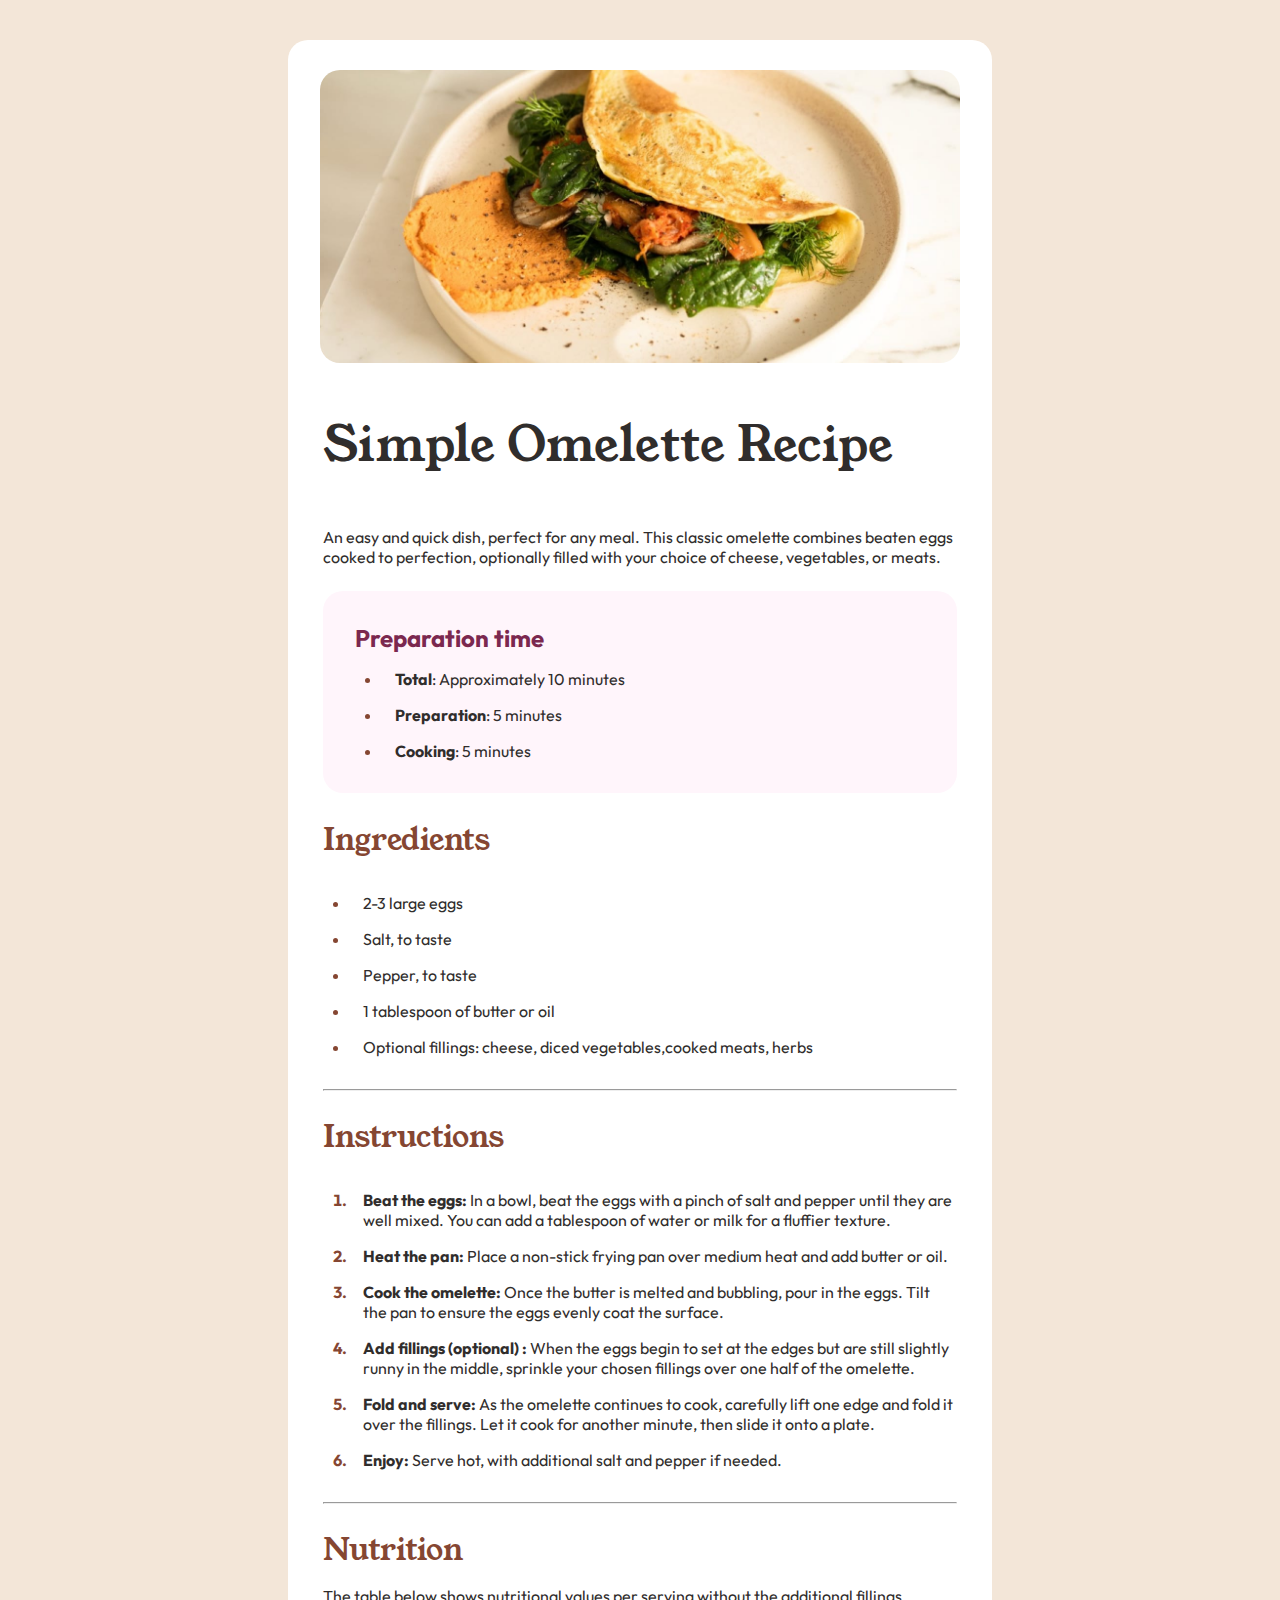
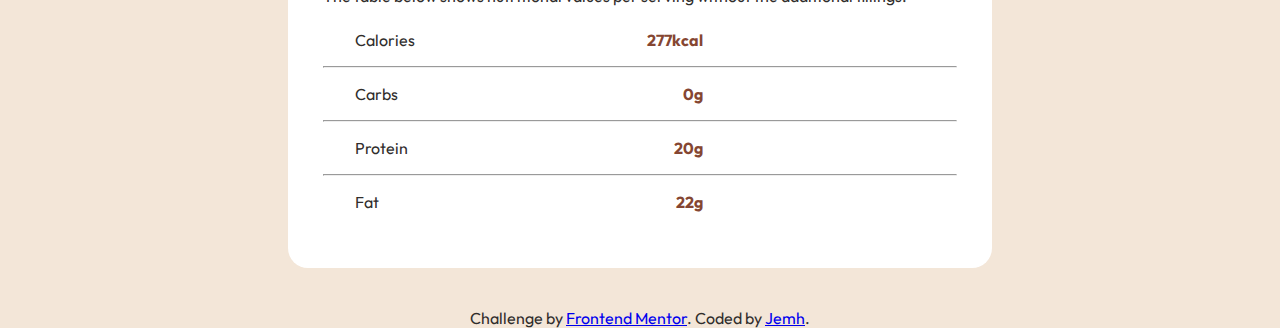
<file: recipe/index.html>
<!DOCTYPE html>
<html lang="en">
  <head>
    <meta charset="UTF-8" />
    <meta name="viewport" content="width=device-width, initial-scale=1.0" />
    <!-- displays site properly based on user's device -->

    <link
      rel="icon"
      type="image/png"
      sizes="32x32"
      href="./assets/images/favicon-32x32.png"
    />
    <link rel="stylesheet" href="style.css">
    <title>Frontend Mentor | Recipe page</title>
  </head>
  <body>
    <main>
      <div class="top-image">
        <img src="assets/images/image-omelette.jpeg" alt="Omelette images" />
      </div>
      <div id="steps">
        <h1>Simple Omelette Recipe</h1>
        <p>
          An easy and quick dish, perfect for any meal. This classic omelette
          combines beaten eggs cooked to perfection, optionally filled with your
          choice of cheese, vegetables, or meats.
        </p>
        <div class="container">
          <h3>Preparation time</h3>
          <ul>
            <li><span class="bold">Total</span>: Approximately 10 minutes</li>
            <li><span class="bold">Preparation</span>: 5 minutes</li>
            <li><span class="bold">Cooking</span>: 5 minutes</li>
          </ul>
        </div>
        <div id="ingredient">
          <h2>Ingredients</h2>
          <ul>
            <li>2-3 large eggs</li>
            <li>Salt, to taste</li>
            <li>Pepper, to taste</li>
            <li>1 tablespoon of butter or oil</li>
            <li>
              Optional fillings: cheese, diced vegetables,cooked meats, herbs
            </li>
          </ul>
        </div>
        <hr />
        <div id="instruction">
          <h2>Instructions</h2>
          <ol>
            <li>
              <span class="bold">Beat the eggs: </span>In a bowl, beat the eggs with
              a pinch of salt and pepper until they are well mixed. You can add
              a tablespoon of water or milk for a fluffier texture.
            </li>
            <li><span class="bold">Heat the pan: </span>Place a non-stick frying pan over medium heat and add
        butter or oil.</li>
            <li><span class="bold">Cook the omelette: </span>Once the butter is melted and
              bubbling, pour in the eggs. Tilt the pan to ensure the eggs evenly coat
        the surface.</li>
        <li><span class="bold">Add fillings (optional) :</span> When the eggs begin to set at the
          edges but are still slightly runny in the middle, sprinkle your chosen
          fillings over one half of the omelette.</li>
          <li><span class="bold">Fold and serve: </span>As the omelette
            continues to cook, carefully lift one edge and fold it over the
            fillings. Let it cook for another minute, then slide it onto a plate.</li>
          <li><span class="bold">Enjoy: </span>Serve hot, with additional salt and pepper if needed.</li>
          </ol>
          <hr/>
        </div> 
        <h2>Nutrition</h2>
        <p>The table below shows nutritional values per serving without the
          additional fillings.</p> 
      </div>
      <div id="nutrition-table">
        <div>
          <span class="element">Calories</span>
          <span class="quantity">277kcal</span>
        </div>
        <hr>
        <div>
          <span class="element">Carbs</span>
          <span class="quantity">0g</span>
        </div>
        <hr>
        <div>
          <span class="element">Protein</span>
          <span class="quantity">20g</span>
        </div>
        <hr>
        <div>
          <span class="element">Fat</span>
          <span class="quantity">22g</span>
        </div>
      </div>
    </main>
    <div class="attribution">
      Challenge by
      <a href="https://www.frontendmentor.io?ref=challenge" target="_blank"
        >Frontend Mentor</a
      >. Coded by <a href="#">Jemh</a>.
    </div>

  </body>
</html>
</file>
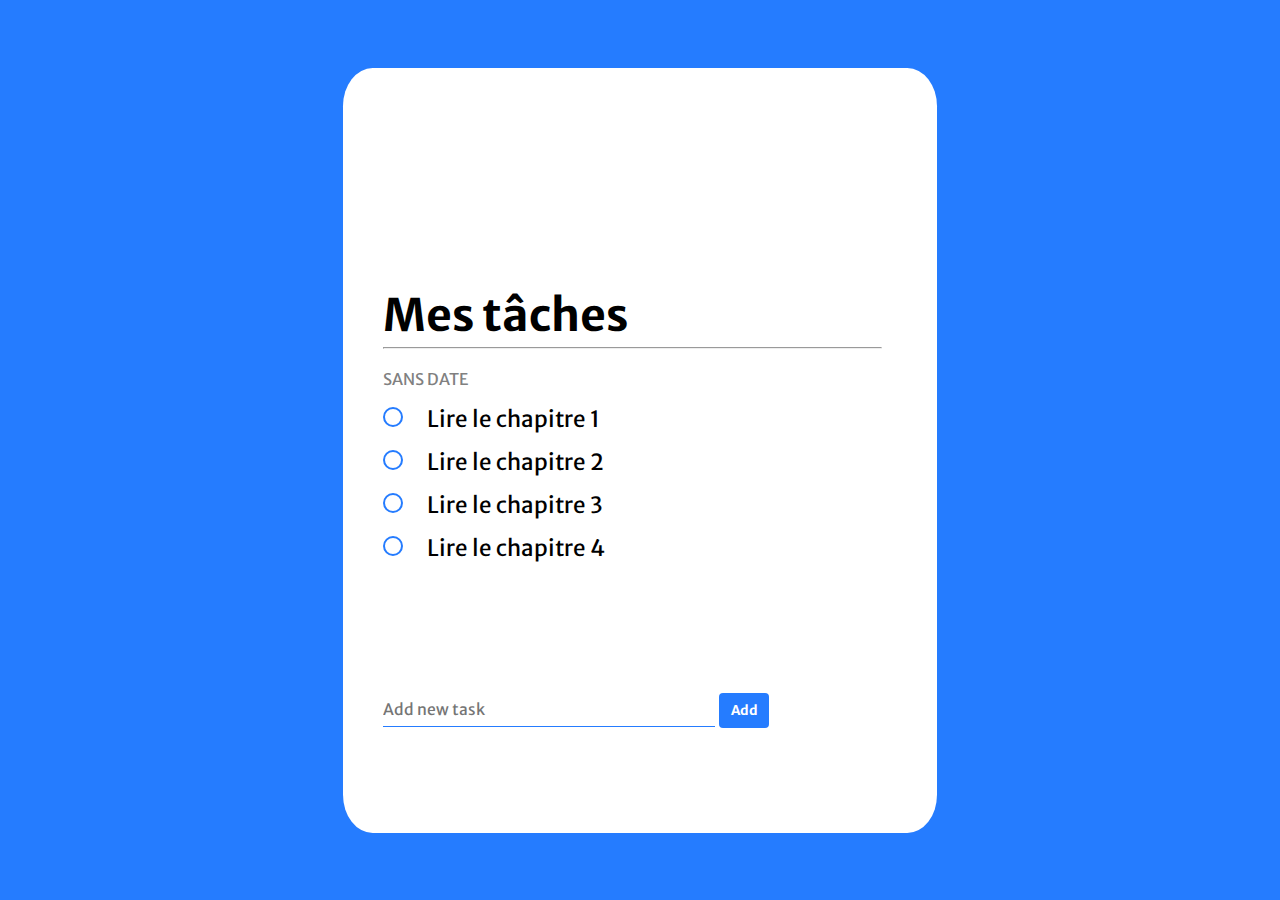
<file: todo/index.html>
<!DOCTYPE html>
<html lang="en">
  <head>
    <meta charset="UTF-8" />
    <meta name="viewport" content="width=device-width, initial-scale=1.0" />
    <link rel="stylesheet" href="styles.css" />
    <title>Todo app</title>
  </head>
  <body>
    <div class="container">
      <div id="undone">
        <h2>Mes tâches</h2>
        <hr />
        <p class="task unplanned">Sans date</p>
        <ul>
          <li>
            <div class="tasks">
              <input type="checkbox" id="i" />

              <label for="i">
                <span class="custom checkbox"></span>
                Lire le chapitre 1</label
              >
            </div>
          </li>
          <li>
            <div class="tasks">
              <input type="checkbox" id="ij" />

              <label for="ij">
                <span class="custom checkbox"></span>
                Lire le chapitre 2</label
              >
            </div>
          </li>
          <li>
            <div class="tasks">
              <input type="checkbox" id="ik" />

              <label for="ik">
                <span class="custom checkbox"></span>
                Lire le chapitre 3</label
              >
            </div>
          </li>
          <li>
            <div class="tasks">
              <input type="checkbox" id="il" />

              <label for="il">
                <span class="custom checkbox" for="il"></span>
                Lire le chapitre 4</label
              >
            </div>
          </li>
        </ul>
      </div>
      <div class="add-new-tasks">
          <input type="text" name="new task" id="text field" placeholder="Add new task"/>
          <button>Add</button>
      </div>
    </div>
  </body>
</html>
</file>
<file: recipe/style.css>
@import url('https://fonts.googleapis.com/css2?family=Young+Serif&display=swap');
@import url('https://fonts.googleapis.com/css2?family=Outfit:wght@100..900&family=Young+Serif&display=swap');

:root {
    --Nutmeg: hsl(14, 45%, 36%);
    --Dark-raspberry: hsl(332, 51%, 32%);
    --op-Dark-raspberry: hsla(323, 100%, 98%);
    --White: hsl(0, 0%, 100%);
    --Rose-White: hsl(330, 100%, 98%);
    --Eggshell: hsl(30, 54%, 90%);
    --Light-Grey: hsl(30, 18%, 87%);
    --Wenge-Brown: hsl(30, 10%, 34%);
    --Dark-Charcoal: hsl(24, 5%, 18%);
}


* {
    box-sizing: border-box;
    margin: 0;
    padding: 0;
}

body {
    margin: 0;
    padding: 0;
    display: flex;
    flex-direction: column;
    justify-content: center;
    align-items: center;
    background-color:  hsl(30, 54%, 90%);
    width: 100%;
    height: 100%;
    font-family: 'Outfit', sans-serif;
    font-size: 16px;
    font-weight: 400;
    color:  var(--Dark-Charcoal);
}

main {
    display: flex;
    flex-direction: column;
    justify-content: space-between;
    align-items: center;
    width: 55%;
    background-color: white;
    margin: 40px;
    border-radius: 20px;
    padding-bottom: 2em;
}

.top-image {
    width: 91%;
    margin-top: 1.9em;
    padding: auto;
}

.top-image img {
    display: block;
    width: 100%;
    object-fit: cover;
    border-radius: 20px;
}
  
#steps {
    width: 90%;
}

h1,h2 {
    font-family: 'Young Serif',sans-serif;
}

h1 {
    margin: 1em 0 1em 0;
    font-weight: 400;
    font-size: 3rem;
}

h2{
    font-size: 1.9em;
    font-weight: 400;
    margin: 0.8em 0 0.5em 0;
    color: var(--Nutmeg);
}

.container {
    background-color:  var(--op-Dark-raspberry);
    display: flex;
    flex-direction: column;
    align-items: start;
    justify-content: space-around;
    padding: 2em 2em 0 2em;
    margin: 1.5em 0;
    border-radius: 20px;
}

.container h3 {
    font-size: 1.5em;
    color: var(--Dark-raspberry);
    margin: 0;
    padding: 0;
}

.container ul {
    margin: 1em 0;
}

li {
    margin: 0 0 1em 1.7em;
    /* text-indent: 1em; */
    padding-left: 0.8em;
    text-align: left;
}

li::marker {
    color: var(--Nutmeg);
    font-weight: bold;
}

ol,ul {
    margin: 2em 0;
}

.bold {
    font-weight: bold;
}

hr {
    margin: 1em 0;
}

#nutrition-table {
    width: 90%;
    margin: 1.5em 0;
}

#nutrition-table hr {
    margin: 1em 0;
}

.element {
    margin-left: 2em;
}

.quantity {
    margin-right: 40%;
    color: var(--Nutmeg);
    font-weight: bold;
}

#nutrition-table div {
    width: 100%;
    display: flex;
    justify-content: space-between;
    align-items: center;
}

@media only screen and (max-width: 600px) {
    main {
        width: 100%;
        margin: 0;
        padding-bottom: 0;
        border-radius: 0;
    }
}
</file>
<file: todo/styles.css>
@import url('https://fonts.googleapis.com/css2?family=Merriweather+Sans:ital,wght@0,300..800;1,300..800&display=swap');
:root {
  --primaryColor: #257cff;
}

* {
  box-sizing: border-box;
  margin: 0;
  padding: 0;
}

body {
  background-color: var(--primaryColor);
  width: 100%;
  height: 100vh;
  display: flex;
  justify-content: center;
  align-items: center;
  font-family: "Merriweather Sans", sans-serif;
  font-size: 1.4em;
}

.container {
  background-color: #fff;
  min-width: 594px;
  max-width: 80%;
  height: 85%;
  display: flex;
  flex-direction: column;
  justify-content: center;
  border-radius: 5%;
  /*align-items: center;*/
  padding: 0 0 0 40px;
}

.container ul {
  list-style: none;
}

.container [type="checkbox"] {
  opacity: 0;
  position: absolute;
}

.container h2 {
    font-weight: bold;
    font-size: 2em;
    margin-bottom: 4px;
}

.container h2 + hr {
    width: 90%;
    margin-bottom: 20px;
}

.task {
    margin-bottom: 16px;
}

.unplanned {
    text-transform: uppercase;
    color: grey;
    font-size: 1rem;
}

span {
  display: inline-block;
  width: 20px;
  height: 20px;
  margin-right: 20px;
  border: 2px var(--primaryColor) solid;
  border-radius: 100%;
  cursor: pointer;
}

ul li {
  display: flex;
  align-items: center;
  margin-bottom: 15px;
}

input:checked + label span {
    background-color: var(--primaryColor);
    box-shadow: inset 0 0 0 2px white;
}

input:checked + label::after {
    content: "";
    position: absolute;
    height: 1px;
    bottom: 12px;
    left: 40px;
    right: 0;
    background-color: #1a1a1a;
    opacity: 0.5;
}

input:checked + label {
  opacity: 0.5;
}

label {
    position: relative;
}

input[type="text"] {
  border: none;
  background-color: transparent;
  border-bottom: 1px solid var(--primaryColor);
  width: 60%;
  height: 35px;
  font-family: "Merriweather Sans", sans-serif;
  font-size: 0.7em;
}

input[type="text"]:focus {
  border-bottom: 2px solid var(--primaryColor);
  outline: none;
  transition: border-bottom 20ms ease-in-out;
}

.add-new-tasks {
  position: relative;
  bottom: -15%;
}

button {
  color: #fff;
  outline: none;
  font-weight: bold;
  font-family: "Merriweather Sans", sans-serif;
  border-radius: 4px;
  border: 0;
  width: 50px;
  height: 35px;
  background-color: var(--primaryColor);
  cursor: pointer;
}
</file>
